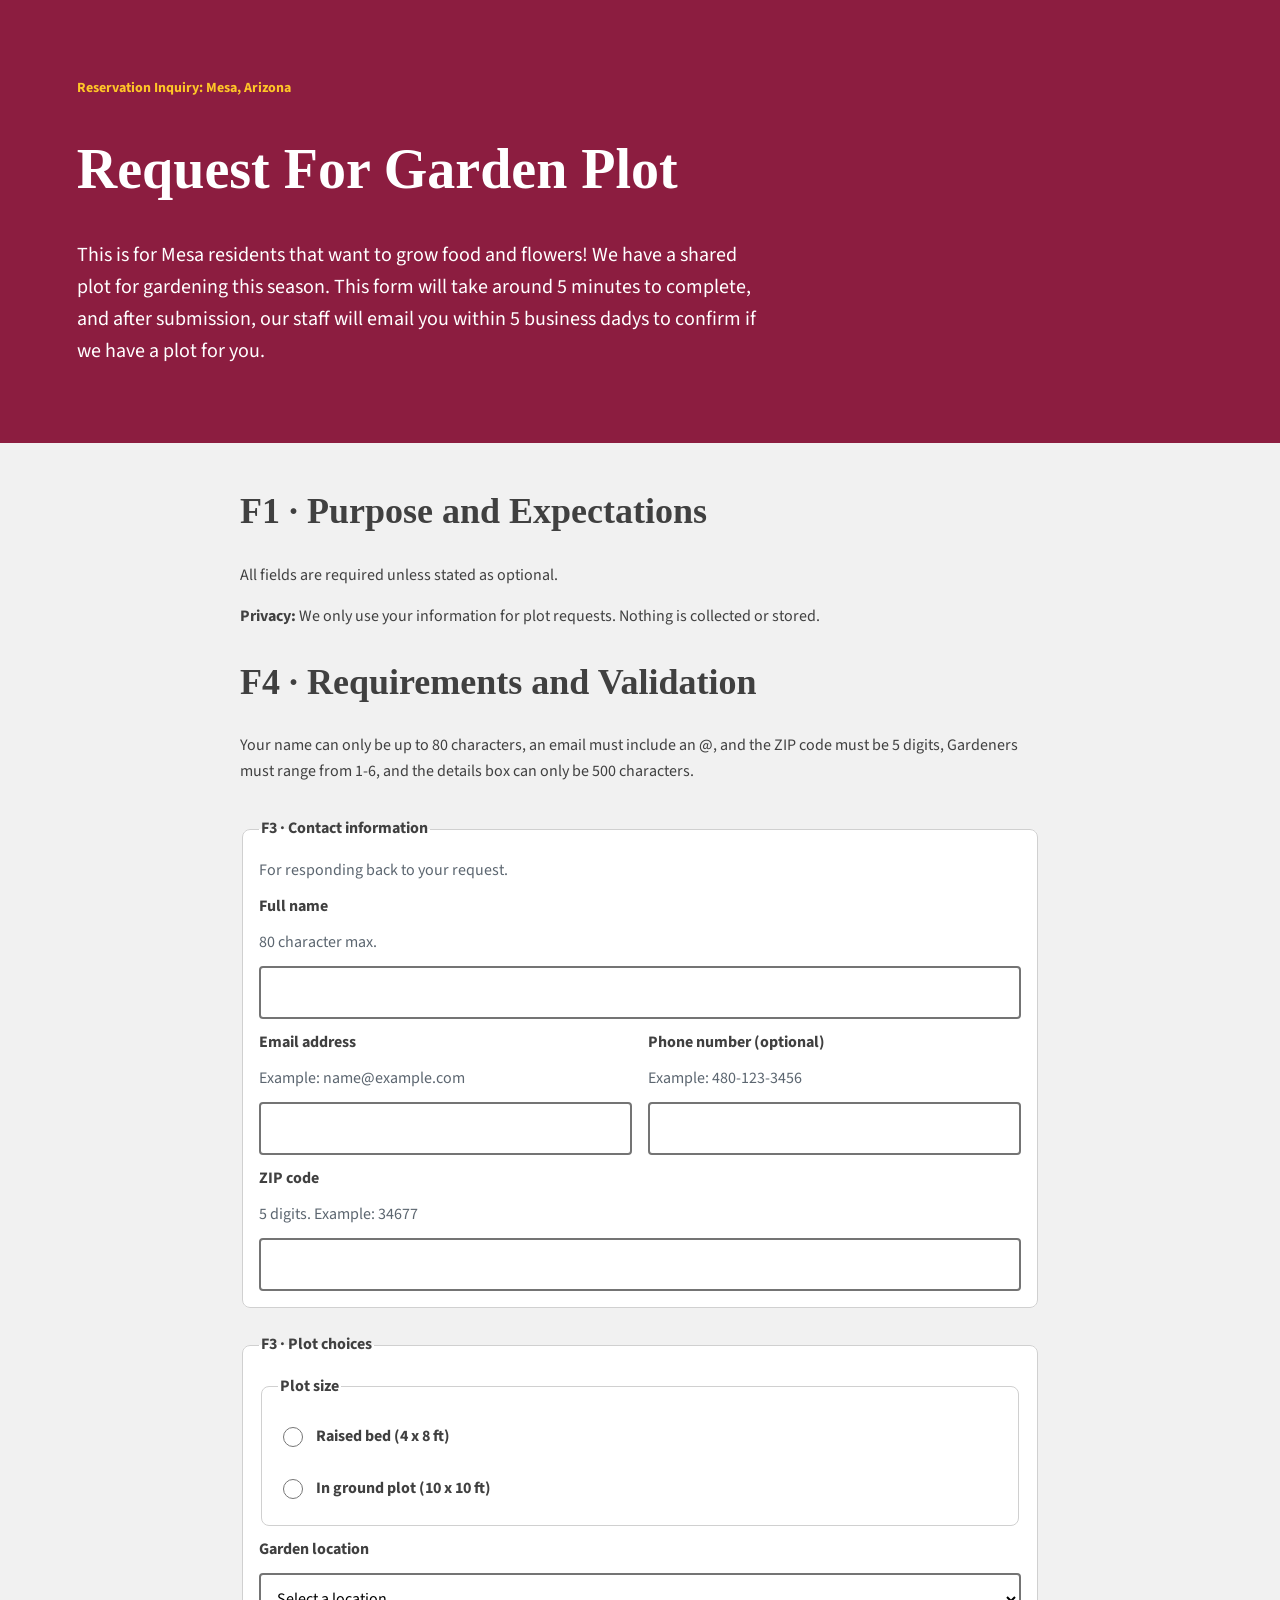
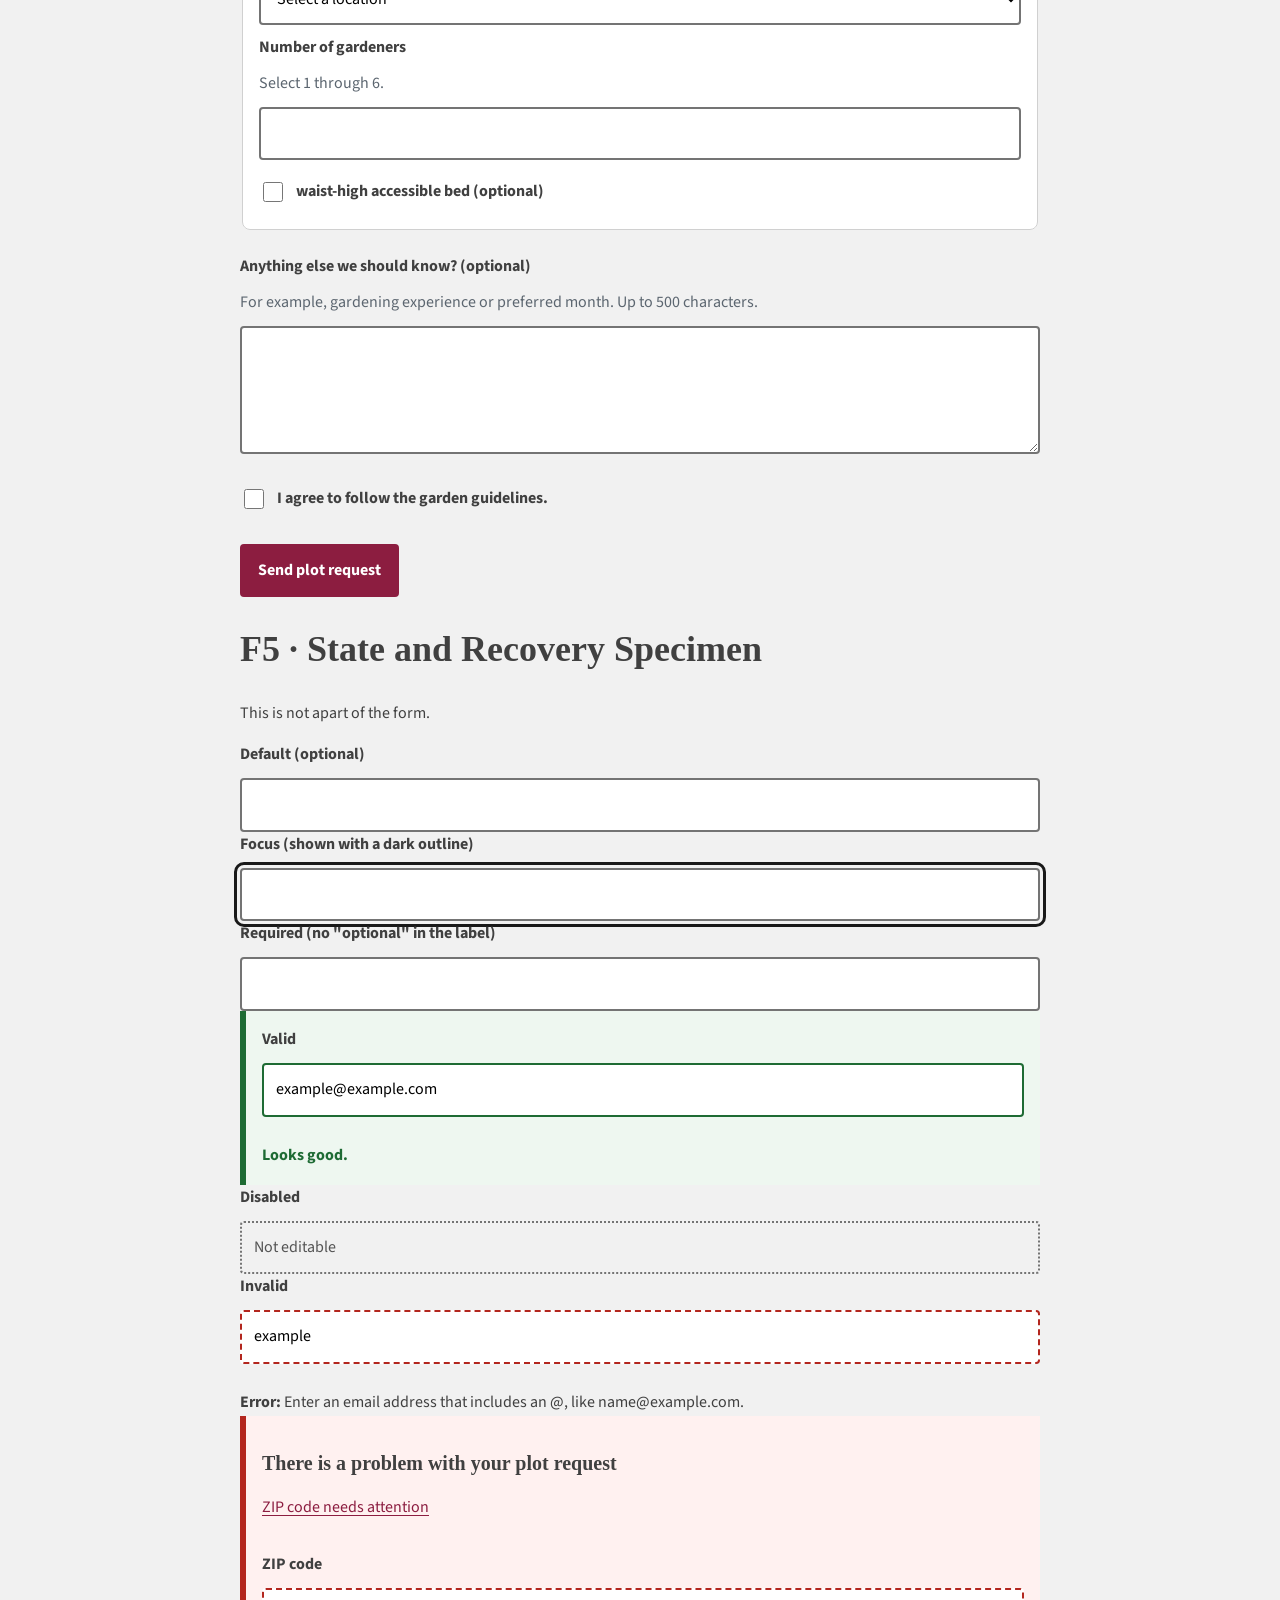
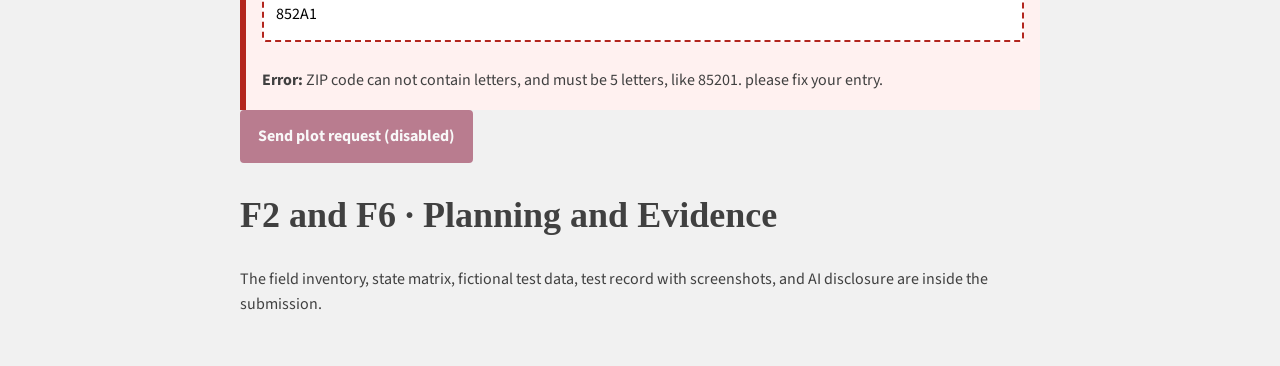
<file: index.html>
<!doctype html>
<html lang="en">
    <head>
        <meta charset="utf-8">
        <meta name="viewport" content="width=device-width,initial-scale=1">
        <title>Mesa Community Garden Plot Request</title><link rel="stylesheet" href="styles.css">
    </head>
    <body>
        <header class="page-header">
            <p class="eyebrow">Reservation Inquiry: Mesa, Arizona</p>
            <h1>Request For Garden Plot</h1>
            <p class="lede">This is for Mesa residents that want to grow food and flowers! We have a shared plot for gardening this season. This form will take around 5 minutes to complete, and after submission, our staff will email you within 5 business dadys to confirm if we have a plot for you.</p>
        </header>
        <main>
            <section id="expectations">
                <h2>F1 · Purpose and Expectations</h2>
                <p>All fields are required unless stated as optional.</p>
                <p><strong>Privacy:</strong> We only use your information for plot requests. Nothing is collected or stored.</p>
            </section>
            <section id="requirements">
                <h2>F4 · Requirements and Validation</h2>
                <p>Your name can only be up to 80 characters, an email must include an @, and the ZIP code must be 5 digits, Gardeners must range from 1-6, and the details box can only be 500 characters.</p>
            </section>
            <form method="get">
                <fieldset>
                    <legend>F3 · Contact information</legend>
                    <p class="help">For responding back to your request.</p>
                    <div class="field">
                        <label for="name">Full name</label>
                        <p class="help" id="name-help">80 character max.</p>
                        <input id="name" name="name" type="text" autocomplete="name" required maxlength="80" aria-describedby="name-help">
                    </div>
                    <div class="paired-fields">
                        <div class="field">
                            <label for="email">Email address</label>
                            <p class="help" id="email-help">Example: name@example.com</p>
                            <input id="email" name="email" type="email" autocomplete="email" required aria-describedby="email-help">
                        </div>
                        <div class="field">
                            <label for="phone">Phone number (optional)</label>
                            <p class="help" id="phone-help">Example: 480-123-3456</p>
                            <input id="phone" name="phone" type="tel" autocomplete="tel" aria-describedby="phone-help">
                        </div>
                    </div>
                    <div class="field">
                        <label for="zip">ZIP code</label>
                        <p class="help" id="zip-help">5 digits. Example: 34677</p>
                        <input id="zip" name="zip" type="text" inputmode="numeric" autocomplete="postal-code" required pattern="[0-9]{5}" aria-describedby="zip-help">
                    </div>
                </fieldset>
                <fieldset>
                    <legend>F3 · Plot choices</legend>
                    <fieldset>
                        <legend>Plot size</legend>
                        <label class="choice"><input type="radio" name="plot_size" value="small" required> Raised bed (4 x 8 ft)</label>
                        <label class="choice"><input type="radio" name="plot_size" value="standard"> In ground plot (10 x 10 ft)</label>
                    </fieldset>
                        <div class="field">
                            <label for="location">Garden location</label>
                            <select id="location" name="location" required>
                                <option value="">Select a location</option>
                                <option value="west-mesa">West Mesa garden</option>
                                <option value="downtown-mesa">Downtown Mesa garden</option>
                                <option value="east-mesa">East Mesa garden</option>
                            </select>
                        </div>
                        <div class="field">
                            <label for="gardeners">Number of gardeners</label>
                            <p class="help" id="gardeners-help">Select 1 through 6.</p>
                            <input id="gardeners" name="gardeners" type="number" min="1" max="6" step="1" required aria-describedby="gardeners-help">
                        </div>
                        <label class="choice"><input type="checkbox" name="accessible_bed" value="yes">waist-high accessible bed (optional)</label>
                    </fieldset>
                    <div class="field">
                        <label for="details">Anything else we should know? (optional)</label>
                        <p class="help" id="details-help">For example, gardening experience or preferred month. Up to 500 characters.</p>
                        <textarea id="details" name="details" maxlength="500" aria-describedby="details-help"></textarea>
                    </div>
                    <label class="choice"><input type="checkbox" name="guidelines" value="agreed" required> I agree to follow the garden guidelines.</label>
                    <button type="submit">Send plot request</button>
                </form>
                <section id="states">
                    <h2>F5 · State and Recovery Specimen</h2>
                    <p>This is not apart of the form.</p>
                    <div class="field">
                        <label for="state-default">Default (optional)</label>
                        <input id="state-default" type="text">
                    </div>
                    <div class="field state-focus">
                        <label for="state-focus">Focus (shown with a dark outline)</label>
                        <input id="state-focus" type="text">
                    </div>
                    <div class="field">
                        <label for="state-required">Required (no "optional" in the label)</label>
                        <input id="state-required" type="text" required>
                    </div>
                    <div class="field field-valid">
                        <label for="state-valid">Valid</label>
                        <input id="state-valid" type="email" value="example@example.com" aria-describedby="state-valid-message">
                        <p id="state-valid-message"><strong>Looks good.</strong></p>
                    </div>
                    <div class="field">
                        <label for="state-disabled">Disabled</label>
                        <input id="state-disabled" type="text" value="Not editable" disabled>
                    </div>
                    <div class="field">
                        <label for="state-invalid">Invalid</label>
                        <input id="state-invalid" type="email" value="example" aria-invalid="true" aria-describedby="state-invalid-message">
                        <p id="state-invalid-message"><strong>Error:</strong> Enter an email address that includes an @, like name@example.com.</p>
                    </div>
                    <div class="error-summary">
                        <h3>There is a problem with your plot request</h3>
                        <p><a href="#error-example">ZIP code needs attention</a></p>
                    </div>
                    <div class="field field-error">
                        <label for="error-example">ZIP code</label>
                        <input id="error-example" type="text" value="852A1" aria-invalid="true" aria-describedby="error-message">
                        <p id="error-message"><strong>Error:</strong> ZIP code can not contain letters, and must be 5 letters, like 85201. please fix your entry.</p>
                    </div>
                    <button type="button" disabled>Send plot request (disabled)</button>
                </section>
                <section id="documentation">
                    <h2>F2 and F6 · Planning and Evidence</h2>
                    <p>The field inventory, state matrix, fictional test data, test record with screenshots, and AI disclosure are inside the submission.</p>
                </section>
            </main>
        </body>
        </html>
</file>
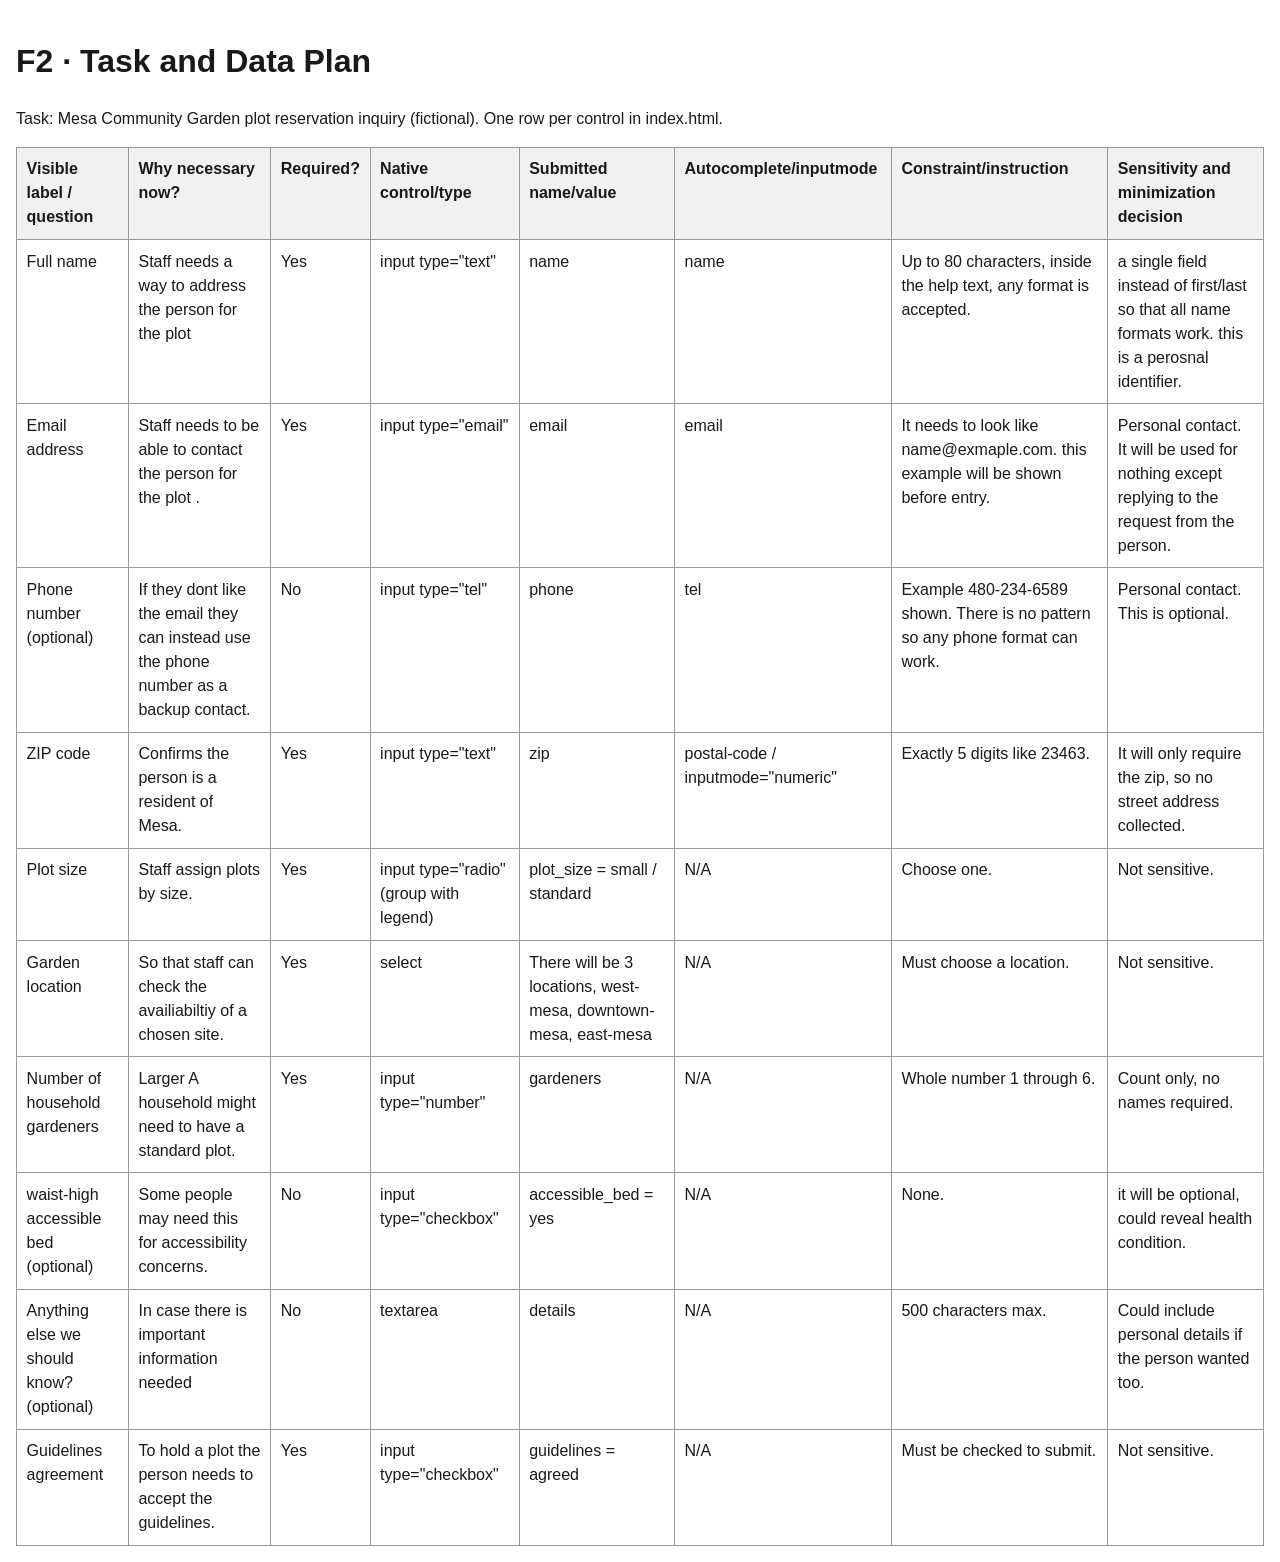
<file: field-inventory-template.html>
<!doctype html>
<html lang="en">
    <head>
        <meta charset="utf-8">
        <meta name="viewport" content="width=device-width,initial-scale=1">
        <title>Field Inventory</title>
        <style>
        body{
            font-family:Arial,sans-serif;
            line-height:1.5;
            max-width:80rem;
            margin:auto;
            padding:1rem;
            color:#191919;
        }
        table{
            width:100%;
            border-collapse:collapse;
        }
        th,td{
            padding:.6rem;
            border:1px solid #999;
            text-align:left;
            vertical-align:top;
        }
        th{
            background:#f1f1f1;
        }
        </style>
        </head>
        <body>
            <h1>F2 · Task and Data Plan</h1>
            <p>Task: Mesa Community Garden plot reservation inquiry (fictional). One row per control in index.html.</p>
            <table>
                <thead>
                    <tr>
                        <th>Visible label / question</th>
                        <th>Why necessary now?</th>
                        <th>Required?</th>
                        <th>Native control/type</th>
                        <th>Submitted name/value</th>
                        <th>Autocomplete/inputmode</th>
                        <th>Constraint/instruction</th>
                        <th>Sensitivity and minimization decision</th>
                    </tr>
                </thead>
                <tbody>
                    <tr>
                        <td>Full name</td>
                        <td>Staff needs a way to address the person for the plot</td>
                        <td>Yes</td>
                        <td>input type="text"</td>
                        <td>name</td>
                        <td>name</td>
                        <td>Up to 80 characters, inside the help text, any format is accepted.</td>
                        <td>a single field instead of first/last so that all name formats work. this is a perosnal identifier.</td>
                    </tr>
                    <tr>
                        <td>Email address</td>
                        <td>Staff needs to be able to contact the person for the plot .</td>
                        <td>Yes</td>
                        <td>input type="email"</td>
                        <td>email</td>
                        <td>email</td>
                        <td>It needs to look like name@exmaple.com. this example will be shown before entry.</td>
                        <td>Personal contact. It will be used for nothing except replying to the request from the person.</td>
                    </tr>
                    <tr>
                        <td>Phone number (optional)</td>
                        <td>If they dont like the email they can instead use the phone number as a backup contact.</td>
                        <td>No</td>
                        <td>input type="tel"</td>
                        <td>phone</td>
                        <td>tel</td>
                        <td>Example 480-234-6589 shown. There is no pattern so any phone format can work.</td>
                        <td>Personal contact. This is optional.</td>
                    </tr>
                    <tr>
                        <td>ZIP code</td>
                        <td>Confirms the person is a resident of Mesa.</td>
                        <td>Yes</td>
                        <td>input type="text"</td>
                        <td>zip</td>
                        <td>postal-code / inputmode="numeric"</td>
                        <td>Exactly 5 digits like 23463.</td>
                        <td>It will only require the zip, so no street address collected.</td>
                    </tr>
                    <tr>
                        <td>Plot size</td>
                        <td>Staff assign plots by size.</td>
                        <td>Yes</td>
                        <td>input type="radio" (group with legend)</td>
                        <td>plot_size = small / standard</td>
                        <td>N/A</td>
                        <td>Choose one.</td>
                        <td>Not sensitive.</td>
                    </tr>
                    <tr>
                        <td>Garden location</td>
                        <td>So that staff can check the availiabiltiy of a chosen site.</td>
                        <td>Yes</td>
                        <td>select</td>
                        <td>There will be 3 locations, west-mesa, downtown-mesa, east-mesa</td>
                        <td>N/A</td>
                        <td>Must choose a location.</td>
                        <td>Not sensitive.</td>
                    </tr>
                    <tr>
                        <td>Number of household gardeners</td>
                        <td>Larger A household might need to have a standard plot.</td>
                        <td>Yes</td>
                        <td>input type="number"</td>
                        <td>gardeners</td>
                        <td>N/A</td>
                        <td>Whole number 1 through 6.</td>
                        <td>Count only, no names required.</td>
                    </tr>
                    <tr>
                        <td>waist-high accessible bed (optional)</td>
                        <td>Some people may need this for accessibility concerns.</td>
                        <td>No</td>
                        <td>input type="checkbox"</td>
                        <td>accessible_bed = yes</td>
                        <td>N/A</td>
                        <td>None.</td>
                        <td>it will be optional, could reveal health condition.</td>
                    </tr>
                    <tr>
                        <td>Anything else we should know? (optional)</td>
                        <td>In case there is important information needed</td>
                        <td>No</td>
                        <td>textarea</td>
                        <td>details</td>
                        <td>N/A</td>
                        <td>500 characters max.</td>
                        <td>Could include personal details if the person wanted too.</td>
                    </tr>
                    <tr>
                        <td>Guidelines agreement</td>
                        <td>To hold a plot the person needs to accept the guidelines.</td>
                        <td>Yes</td>
                        <td>input type="checkbox"</td>
                        <td>guidelines = agreed</td>
                        <td>N/A</td>
                        <td>Must be checked to submit.</td>
                        <td>Not sensitive.</td>
                    </tr>
                </tbody>
            </table>
        </body>
        </html>
</file>
<file: styles.css>
/* Module 1 font */
@font-face{
    font-family:"Source Sans 3";
    src:url("fonts/source-sans-3-latin-wght-normal.woff2") format("woff2");
    font-weight:200 900;
    font-style:normal;
    font-display:swap;
}
/* Module 1 tokens */
:root{
    --maroon:#8c1d40;
    --gold:#ffc627;
    --white:#fff;
    --gray-100:#f1f1f1;
    --gray-300:#d0d0d0;
    --gray-500:#747474;
    --gray-700:#404040;
    --gray-900:#191919;
    --font-body:"Source Sans 3",Arial,Helvetica,sans-serif;
    --font-display:Georgia,"Times New Roman",serif;
    --step--1:.875rem;
    --step-0:1rem;
    --step-1:1.25rem;
    --step-2:clamp(1.5rem,1.2rem + 1.5vw,2.25rem);
    --step-3:clamp(2rem,1.5rem + 2.5vw,3.5rem);
    --color-text:var(--gray-700);
    --color-canvas:var(--gray-100);
    --color-surface:var(--white);
    --color-action:var(--maroon);
    --color-accent:var(--gold);
    --color-border:var(--gray-500);
    --color-focus:var(--gray-900);
    --color-error:#b3261e;
    --color-valid:#1e6b34;
    --color-muted:#5c6670;
    --space-3:1rem;
    --radius:.5rem;
    --measure:68ch;
}
/* Module 1 selective reset */
*,*::before,*::after{
    box-sizing:border-box;
}
:where(h1,h2,p,ul):where(:first-child){
    margin-block-start:0;
}
:where(h1,h2,p,ul):where(:last-child){
    margin-block-end:0;
}
body{
    margin:0;
    color:var(--color-text);
    background:var(--color-canvas);
    font-family:var(--font-body);
    font-size:var(--step-0);
    line-height:1.6;
}
h1,h2,h3{
    font-family:var(--font-display);
    line-height:1.15;
}
h1{
    font-size:var(--step-3);
}
h2{
    font-size:var(--step-2);
}
h3{
    font-size:var(--step-1);
}
a{
    color:var(--color-action);
    text-underline-offset:.2em;
}
.page-header{
    padding:clamp(2rem,6vw,5rem);
    background:var(--color-action);
    color:#fff;
}
.eyebrow{
    color:var(--color-accent);
    font-size:var(--step--1);
    font-weight:700;
}
.lede{
    max-width:var(--measure);
    font-size:var(--step-1);
}
main{
    max-width:52rem;
    margin:auto;
    padding:var(--space-3);
}
section,form{
    margin-block:2rem;
}
form,fieldset,.field,.paired-fields{
    display:grid;
    gap:.65rem;
}
form{
    gap:1.5rem;
}
fieldset{
    padding:1rem;
    border:1px solid var(--gray-300);
    border-radius:var(--radius);
    background:var(--color-surface);
}
legend,label{
    font-weight:700;
}
.help{
    margin:0;
    color:var(--color-muted);
}
input,select,textarea,button{
    font:inherit;
}
input:where(:not([type="radio"]):not([type="checkbox"])),select,textarea{
    width:100%;
    padding:.75rem;
    border:2px solid var(--color-border);
    border-radius:.25rem;
    background:var(--color-surface);
}
textarea{
    min-height:8rem;
    resize:vertical;
}
.choice{
    display:flex;
    gap:.65rem;
    align-items:flex-start;
    padding:.5rem 0;
}
.choice input{
    inline-size:1.25rem;
    block-size:1.25rem;
}
button{
    justify-self:start;
    min-height:44px;
    padding:.75rem 1rem;
    background:var(--color-action);
    color:#fff;
    border:2px solid var(--color-action);
    border-radius:.25rem;
    font-weight:700;
}
:focus-visible,.state-focus input{
    outline:.2rem solid var(--color-focus);
    outline-offset:.2rem;
}
.error-summary,.field-error{
    padding:1rem;
    border-left:.4rem solid var(--color-error);
    background:#fff1f0;
}
.field-error input,input[aria-invalid="true"],input:user-invalid,select:user-invalid,textarea:user-invalid{
    border-color:var(--color-error);
    border-style:dashed;
}
.field-valid{
    padding:1rem;
    border-left:.4rem solid var(--color-valid);
    background:#eef7f0;
}
.field-valid input{
    border-color:var(--color-valid);
}
.field-valid p{
    color:var(--color-valid);
}
input:disabled{
    background:var(--gray-100);
    border-style:dotted;
    cursor:not-allowed;
}
button:disabled{
    opacity:.55;
    cursor:not-allowed;
}
@media (min-width:48rem){
    .paired-fields{
        grid-template-columns:1fr 1fr;
        gap:1rem;
    }
}
</file>
